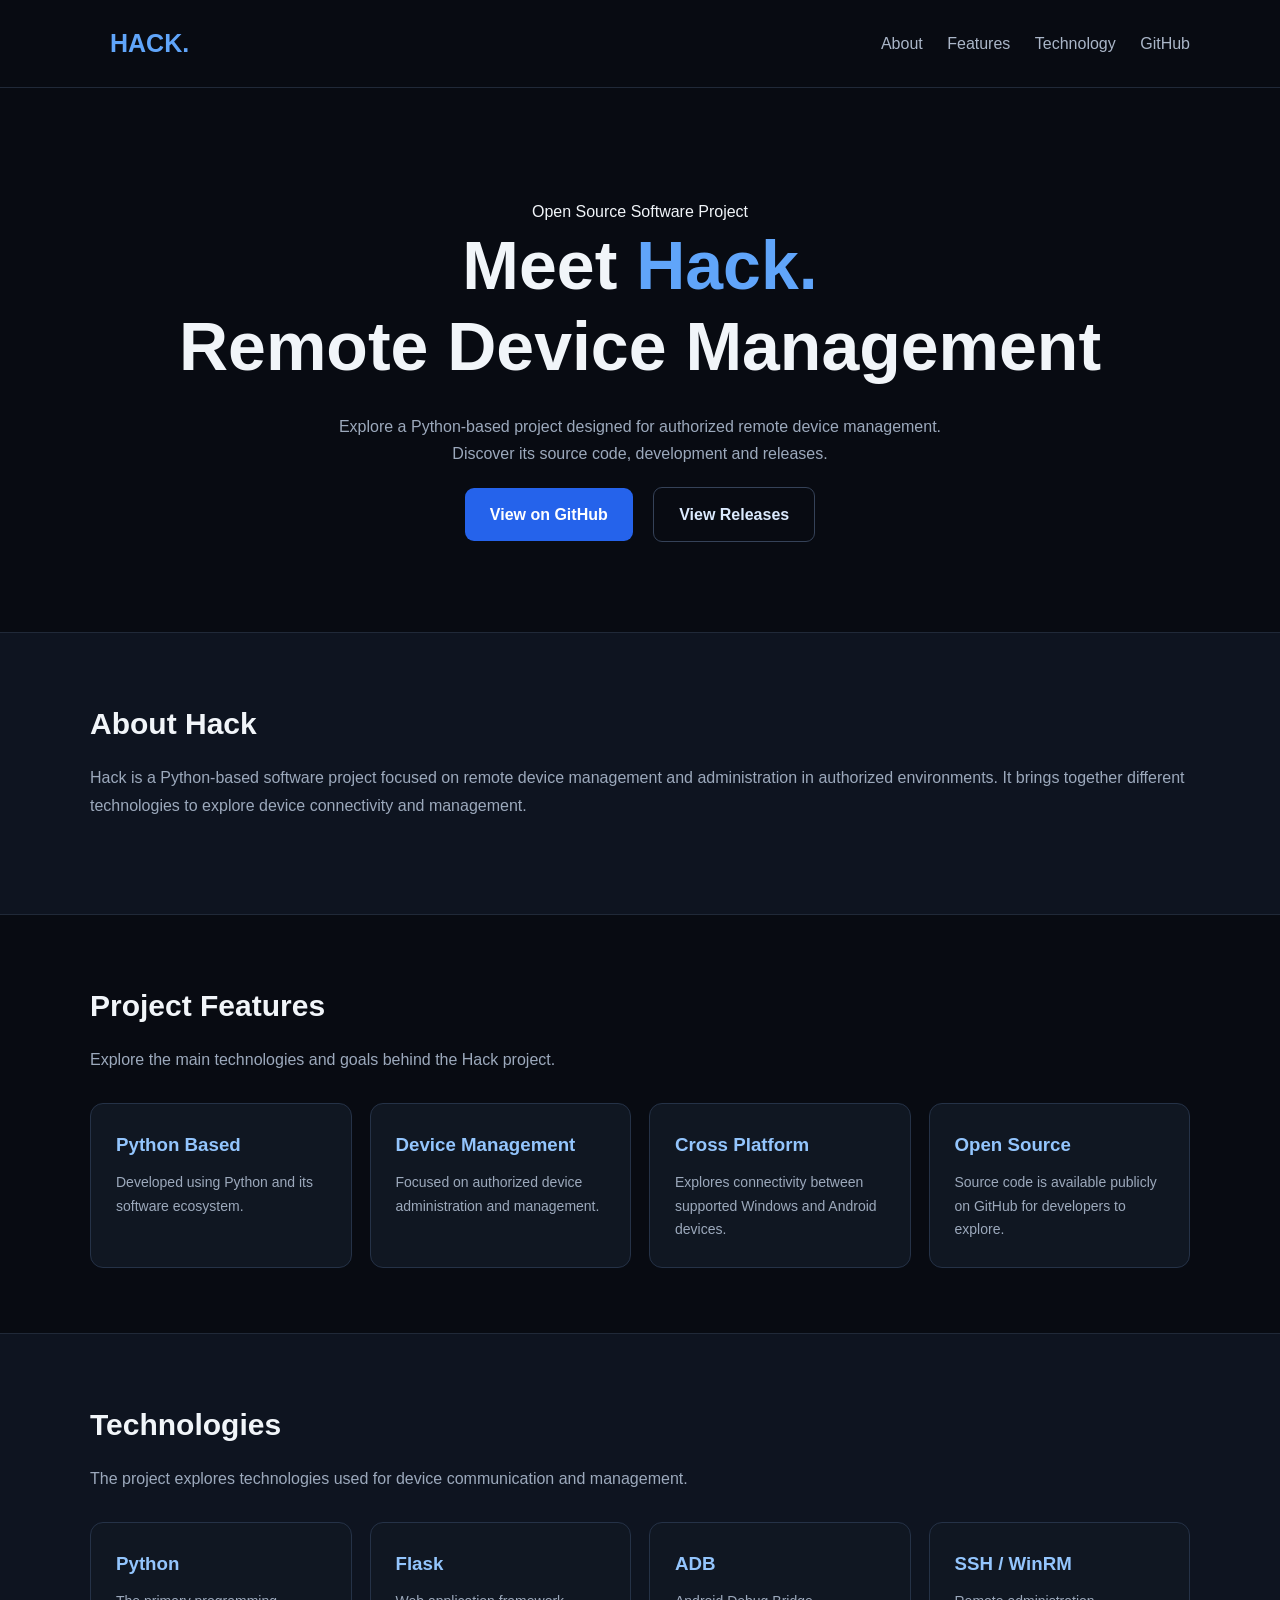
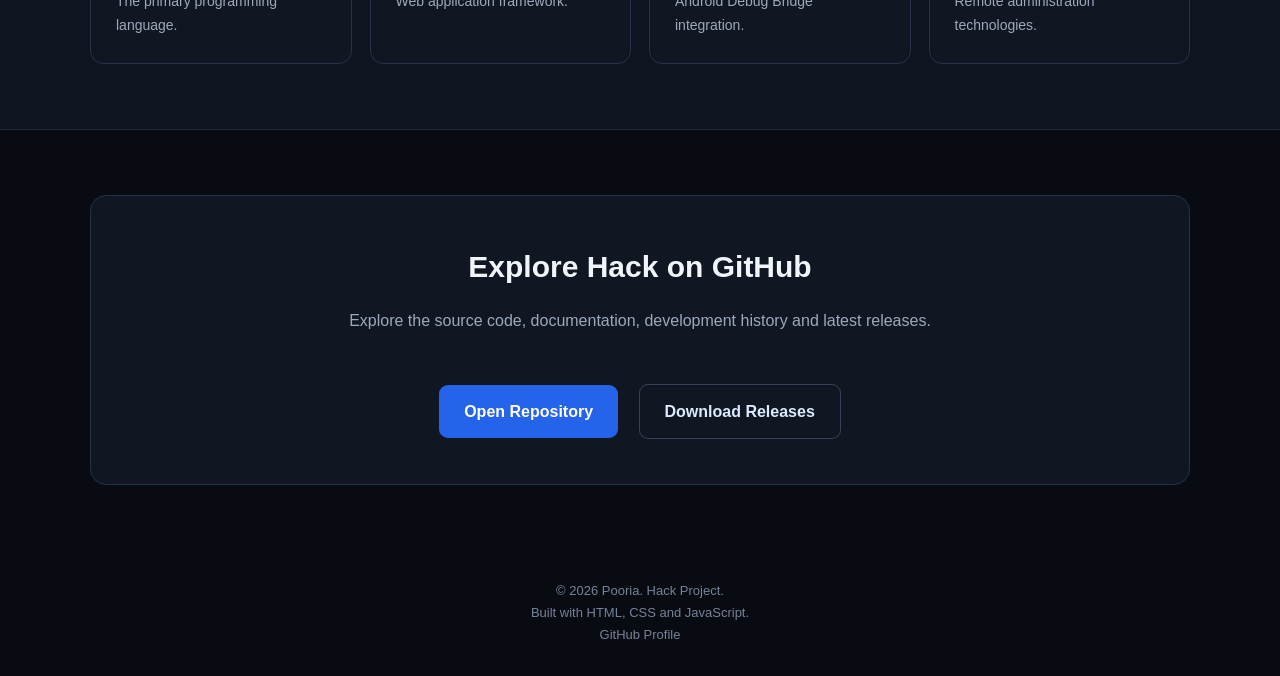
<file: index.html>
<!DOCTYPE html>
<html lang="en">
<head>
    <meta charset="UTF-8">
    <meta name="viewport" content="width=device-width, initial-scale=1.0">

    <!-- SEO -->
    <title>Hack | Python Remote Device Management Tool</title>

    <meta name="description"
        content="Discover Hack, a Python-based remote device management project. Explore its source code, features, documentation and latest releases on GitHub.">
    
<meta name="google-site-verification" content="q6cT4NAkmGvm8IVqEcA7IfsKmE2X2Q2YmwbOHLBAQDo" />
    
    <meta name="keywords"
        content="Hack, Python, Remote Device Management, Windows, Android, Flask, ADB, SSH, WinRM">

    <meta name="author" content="Pooria">

    <meta name="robots" content="index, follow">

    <link rel="canonical"
        href="https://pooria683.github.io/Hack/">

    <!-- Open Graph -->
    <meta property="og:type" content="website">
    <meta property="og:title"
        content="Hack - Python Remote Device Management">
    <meta property="og:description"
        content="Explore Hack, an open-source remote device management project built with Python.">
    <meta property="og:url"
        content="https://pooria683.github.io/Hack/">
    <meta property="og:site_name" content="Hack">

    <!-- Twitter -->
    <meta name="twitter:card" content="summary">
    <meta name="twitter:title"
        content="Hack - Remote Device Management">
    <meta name="twitter:description"
        content="Explore the Hack Python project, its features and source code.">

    <!-- Browser -->
    <meta name="theme-color" content="#080b12">
    <meta name="color-scheme" content="dark">

    <!-- Stylesheet -->
    <link rel="stylesheet" href="style.css">

    <!-- Favicon -->
    <link rel="icon" href="assets/logo.png" type="image/png">

    <!-- Structured Data -->
    <script type="application/ld+json">
    {
      "@context": "https://schema.org",
      "@type": "SoftwareSourceCode",
      "name": "Hack",
      "description": "A Python-based remote device management project.",
      "codeRepository": "https://github.com/pooria683/Hack",
      "programmingLanguage": "Python",
      "author": {
        "@type": "Person",
        "name": "Pooria"
      },
      "url": "https://pooria683.github.io/Hack/"
    }
    </script>
</head>

<body>

    <!-- Header -->
    <header>
        <div class="container">
            <nav>
                <a href="#" class="logo" aria-label="Hack Home">
                    HACK<span>.</span>
                </a>

                <div class="nav-links">
                    <a href="#about">About</a>
                    <a href="#features">Features</a>
                    <a href="#technology">Technology</a>
                    <a href="#github">GitHub</a>
                </div>
            </nav>
        </div>
    </header>

    <main>

        <!-- Hero -->
        <section class="hero">
            <div class="container">

                <span class="tag">
                    Open Source Software Project
                </span>

                <h1>
                    Meet <span>Hack.</span><br>
                    Remote Device Management
                </h1>

                <p>
                    Explore a Python-based project designed for
                    authorized remote device management.
                    Discover its source code, development and releases.
                </p>

                <div class="buttons">
                    <a
                        class="btn primary"
                        href="https://github.com/pooria683/Hack"
                        target="_blank"
                        rel="noopener noreferrer">
                        View on GitHub
                    </a>

                    <a
                        class="btn secondary"
                        href="https://github.com/pooria683/Hack/releases"
                        target="_blank"
                        rel="noopener noreferrer">
                        View Releases
                    </a>
                </div>

            </div>
        </section>

        <!-- About -->
        <section class="about" id="about">
            <div class="container">

                <h2 class="section-title">
                    About Hack
                </h2>

                <p class="section-description">
                    Hack is a Python-based software project
                    focused on remote device management and
                    administration in authorized environments.
                    It brings together different technologies
                    to explore device connectivity and management.
                </p>

            </div>
        </section>

        <!-- Features -->
        <section id="features">
            <div class="container">

                <h2 class="section-title">
                    Project Features
                </h2>

                <p class="section-description">
                    Explore the main technologies and goals
                    behind the Hack project.
                </p>

                <div class="grid">

                    <article class="card">
                        <h3>Python Based</h3>
                        <p>
                            Developed using Python and its
                            software ecosystem.
                        </p>
                    </article>

                    <article class="card">
                        <h3>Device Management</h3>
                        <p>
                            Focused on authorized device
                            administration and management.
                        </p>
                    </article>

                    <article class="card">
                        <h3>Cross Platform</h3>
                        <p>
                            Explores connectivity between
                            supported Windows and Android devices.
                        </p>
                    </article>

                    <article class="card">
                        <h3>Open Source</h3>
                        <p>
                            Source code is available publicly
                            on GitHub for developers to explore.
                        </p>
                    </article>

                </div>
            </div>
        </section>

        <!-- Technology -->
        <section class="about" id="technology">
            <div class="container">

                <h2 class="section-title">
                    Technologies
                </h2>

                <p class="section-description">
                    The project explores technologies used
                    for device communication and management.
                </p>

                <div class="grid">

                    <article class="card">
                        <h3>Python</h3>
                        <p>
                            The primary programming language.
                        </p>
                    </article>

                    <article class="card">
                        <h3>Flask</h3>
                        <p>
                            Web application framework.
                        </p>
                    </article>

                    <article class="card">
                        <h3>ADB</h3>
                        <p>
                            Android Debug Bridge integration.
                        </p>
                    </article>

                    <article class="card">
                        <h3>SSH / WinRM</h3>
                        <p>
                            Remote administration technologies.
                        </p>
                    </article>

                </div>
            </div>
        </section>

        <!-- GitHub -->
        <section id="github">
            <div class="container">

                <div class="github-box">

                    <h2 class="section-title">
                        Explore Hack on GitHub
                    </h2>

                    <p class="section-description">
                        Explore the source code, documentation,
                        development history and latest releases.
                    </p>

                    <a
                        class="btn primary"
                        href="https://github.com/pooria683/Hack"
                        target="_blank"
                        rel="noopener noreferrer">
                        Open Repository
                    </a>

                    <a
                        class="btn secondary"
                        href="https://github.com/pooria683/Hack/releases"
                        target="_blank"
                        rel="noopener noreferrer">
                        Download Releases
                    </a>

                </div>

            </div>
        </section>

    </main>

    <!-- Footer -->
    <footer>
        <div class="container">

            <p>
                © <span id="year">2026</span>
                Pooria. Hack Project.
            </p>

            <p>
                Built with HTML, CSS and JavaScript.
            </p>

            <a
                href="https://github.com/pooria683"
                target="_blank"
                rel="noopener noreferrer">
                GitHub Profile
            </a>

        </div>
    </footer>

    <!-- JavaScript -->
    <script src="script.js" defer></script>

</body>
</html>
</file>
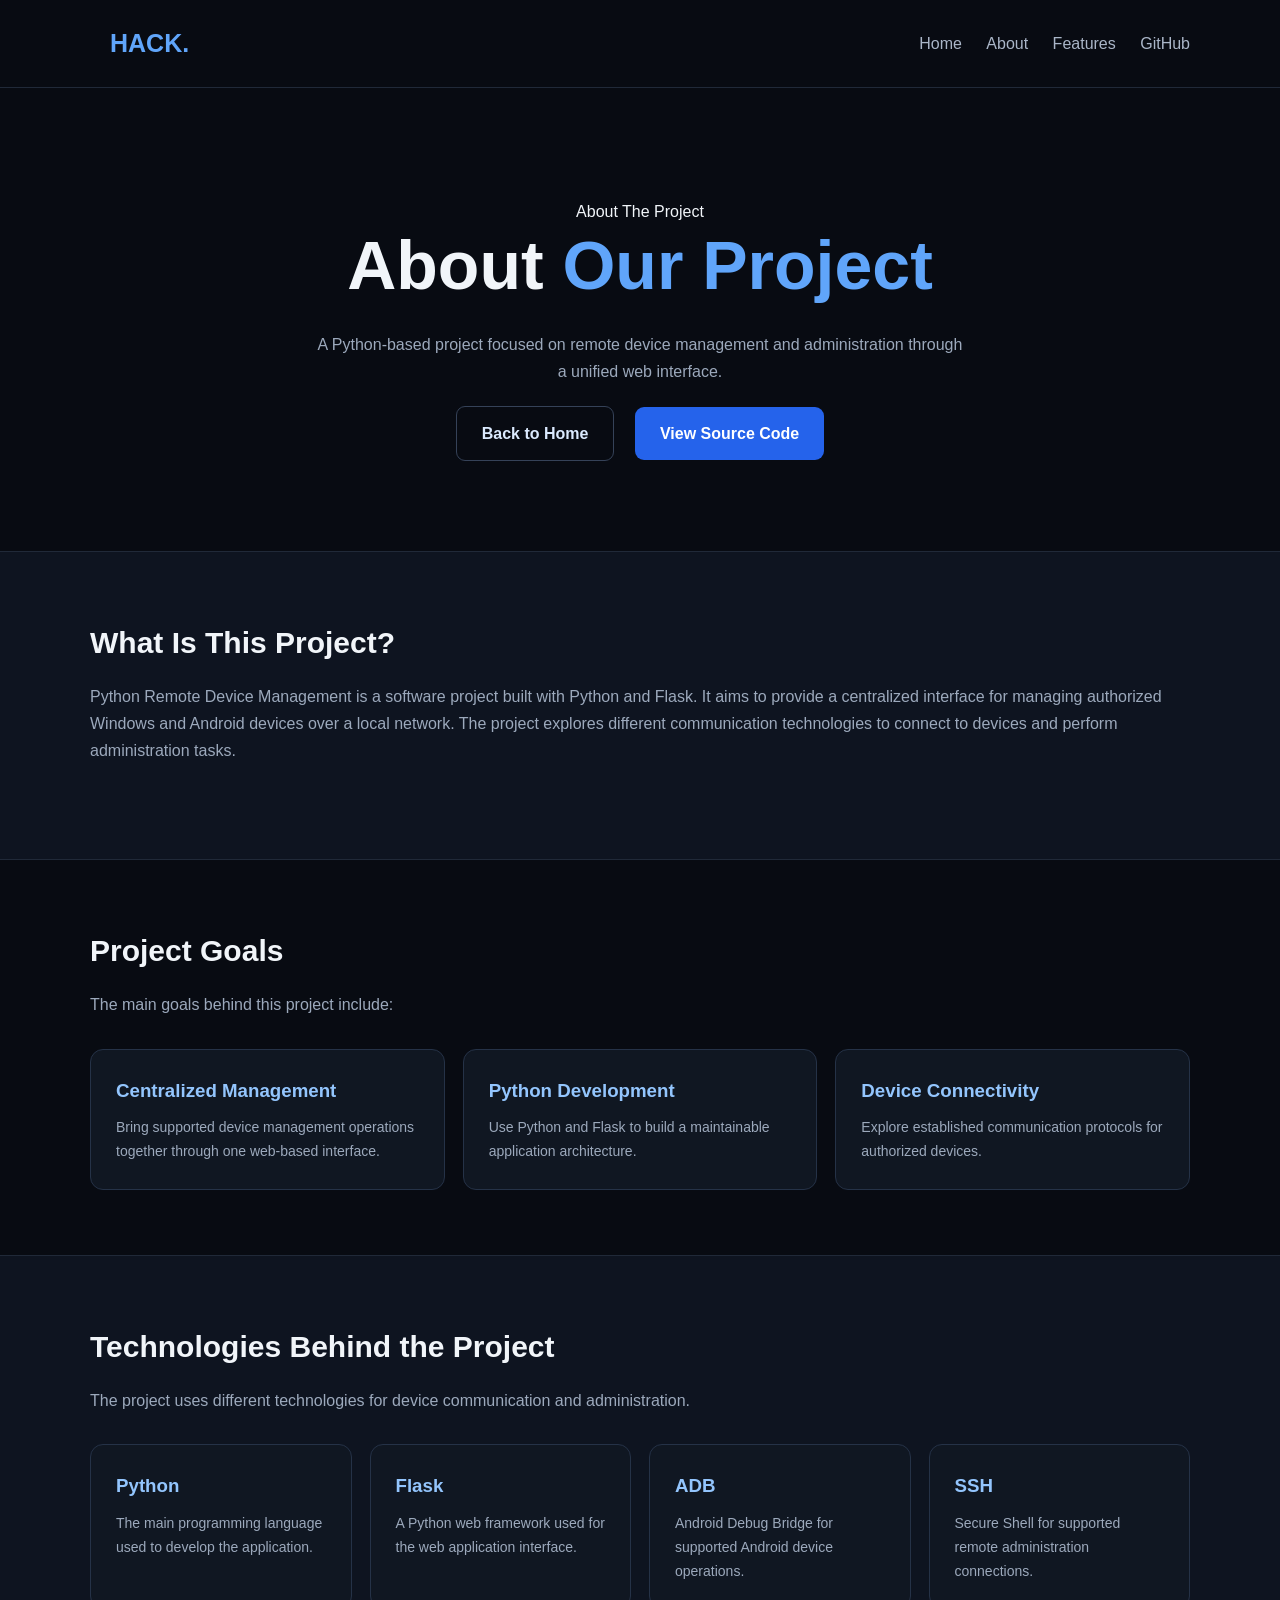
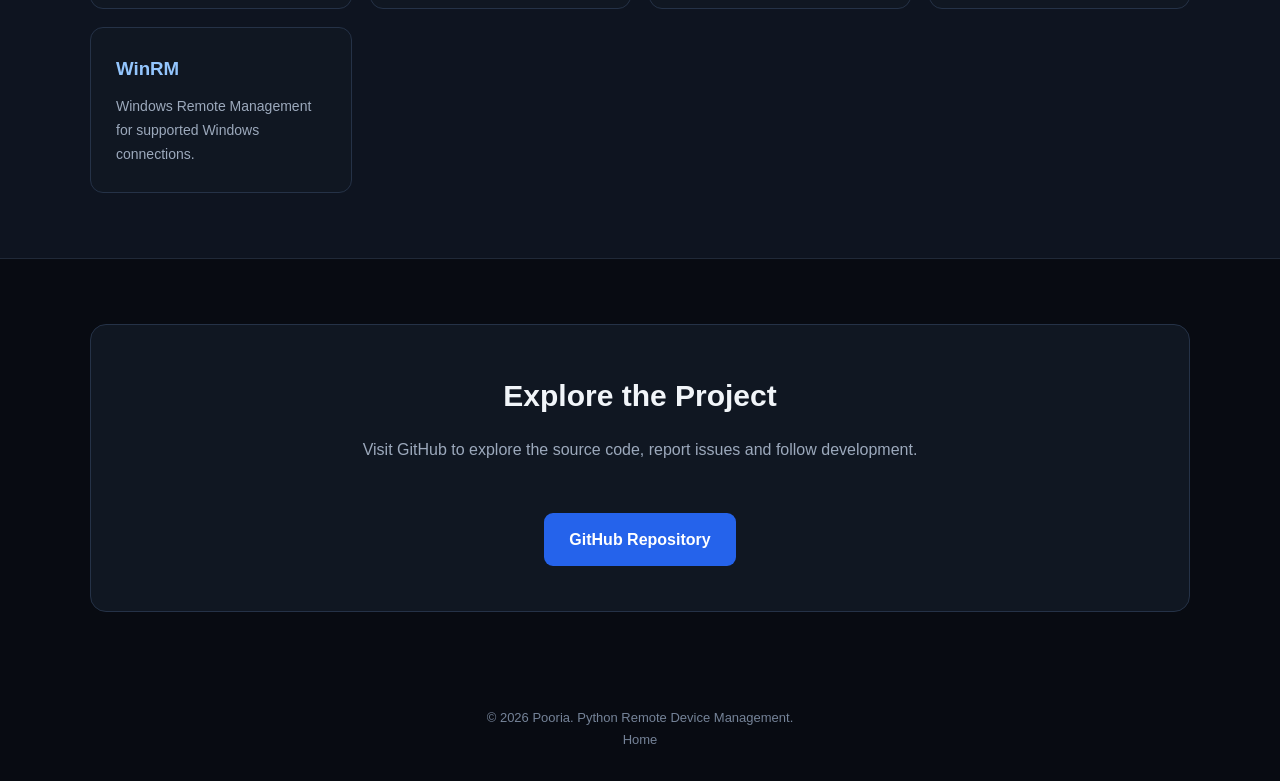
<file: about.html>
<!DOCTYPE html>
<html lang="en">
<head>
    <meta charset="UTF-8">
    <meta name="viewport" content="width=device-width, initial-scale=1.0">

    <title>About the Project | Python Remote Device Management</title>

    <meta name="description"
        content="Learn about Python Remote Device Management, a Flask-based project for managing authorized Windows and Android devices using ADB, SSH and WinRM.">

    <meta name="author" content="Pooria">
    <meta name="robots" content="index, follow">

    <link rel="canonical"
        href="https://pooria683.github.io/Python-Remote-Device-Management/about.html">

    <meta property="og:type" content="article">
    <meta property="og:title"
        content="About Python Remote Device Management">
    <meta property="og:description"
        content="Discover the purpose, architecture and technologies behind this Python project.">
    <meta property="og:url"
        content="https://pooria683.github.io/Python-Remote-Device-Management/about.html">

    <meta name="theme-color" content="#080b12">

    <link rel="stylesheet" href="style.css">
</head>

<body>

<header>
    <div class="container">
        <nav>
            <a href="index.html" class="logo">HACK<span>.</span></a>

            <div class="nav-links">
                <a href="index.html">Home</a>
                <a href="about.html">About</a>
                <a href="index.html#features">Features</a>
                <a href="index.html#github">GitHub</a>
            </div>
        </nav>
    </div>
</header>

<main>

    <section class="hero">
        <div class="container">

            <span class="tag">About The Project</span>

            <h1>
                About <span>Our Project</span>
            </h1>

            <p>
                A Python-based project focused on remote
                device management and administration
                through a unified web interface.
            </p>

            <div class="buttons">
                <a href="index.html" class="btn secondary">
                    Back to Home
                </a>

                <a
                    href="https://github.com/pooria683/Python-Remote-Device-Management"
                    class="btn primary"
                    target="_blank"
                    rel="noopener noreferrer">
                    View Source Code
                </a>
            </div>

        </div>
    </section>

    <section class="about">
        <div class="container">

            <h2 class="section-title">
                What Is This Project?
            </h2>

            <p class="section-description">
                Python Remote Device Management is a software
                project built with Python and Flask. It aims
                to provide a centralized interface for
                managing authorized Windows and Android
                devices over a local network.

                The project explores different communication
                technologies to connect to devices and
                perform administration tasks.
            </p>

        </div>
    </section>

    <section>
        <div class="container">

            <h2 class="section-title">
                Project Goals
            </h2>

            <p class="section-description">
                The main goals behind this project include:
            </p>

            <div class="grid">

                <article class="card">
                    <h3>Centralized Management</h3>
                    <p>
                        Bring supported device management
                        operations together through one
                        web-based interface.
                    </p>
                </article>

                <article class="card">
                    <h3>Python Development</h3>
                    <p>
                        Use Python and Flask to build a
                        maintainable application architecture.
                    </p>
                </article>

                <article class="card">
                    <h3>Device Connectivity</h3>
                    <p>
                        Explore established communication
                        protocols for authorized devices.
                    </p>
                </article>

            </div>

        </div>
    </section>

    <section class="about">
        <div class="container">

            <h2 class="section-title">
                Technologies Behind the Project
            </h2>

            <p class="section-description">
                The project uses different technologies
                for device communication and administration.
            </p>

            <div class="grid">

                <article class="card">
                    <h3>Python</h3>
                    <p>
                        The main programming language
                        used to develop the application.
                    </p>
                </article>

                <article class="card">
                    <h3>Flask</h3>
                    <p>
                        A Python web framework used
                        for the web application interface.
                    </p>
                </article>

                <article class="card">
                    <h3>ADB</h3>
                    <p>
                        Android Debug Bridge for
                        supported Android device operations.
                    </p>
                </article>

                <article class="card">
                    <h3>SSH</h3>
                    <p>
                        Secure Shell for supported
                        remote administration connections.
                    </p>
                </article>

                <article class="card">
                    <h3>WinRM</h3>
                    <p>
                        Windows Remote Management
                        for supported Windows connections.
                    </p>
                </article>

            </div>

        </div>
    </section>

    <section id="project">
        <div class="container">

            <div class="github-box">

                <h2 class="section-title">
                    Explore the Project
                </h2>

                <p class="section-description">
                    Visit GitHub to explore the source code,
                    report issues and follow development.
                </p>

                <a
                    class="btn primary"
                    href="https://github.com/pooria683/Python-Remote-Device-Management"
                    target="_blank"
                    rel="noopener noreferrer">
                    GitHub Repository
                </a>

            </div>

        </div>
    </section>

</main>

<footer>
    <div class="container">
        <p>
            © <span id="year">2026</span> Pooria.
            Python Remote Device Management.
        </p>

        <a href="index.html">Home</a>
    </div>
</footer>

<script src="script.js" defer></script>

</body>
</html>
</file>
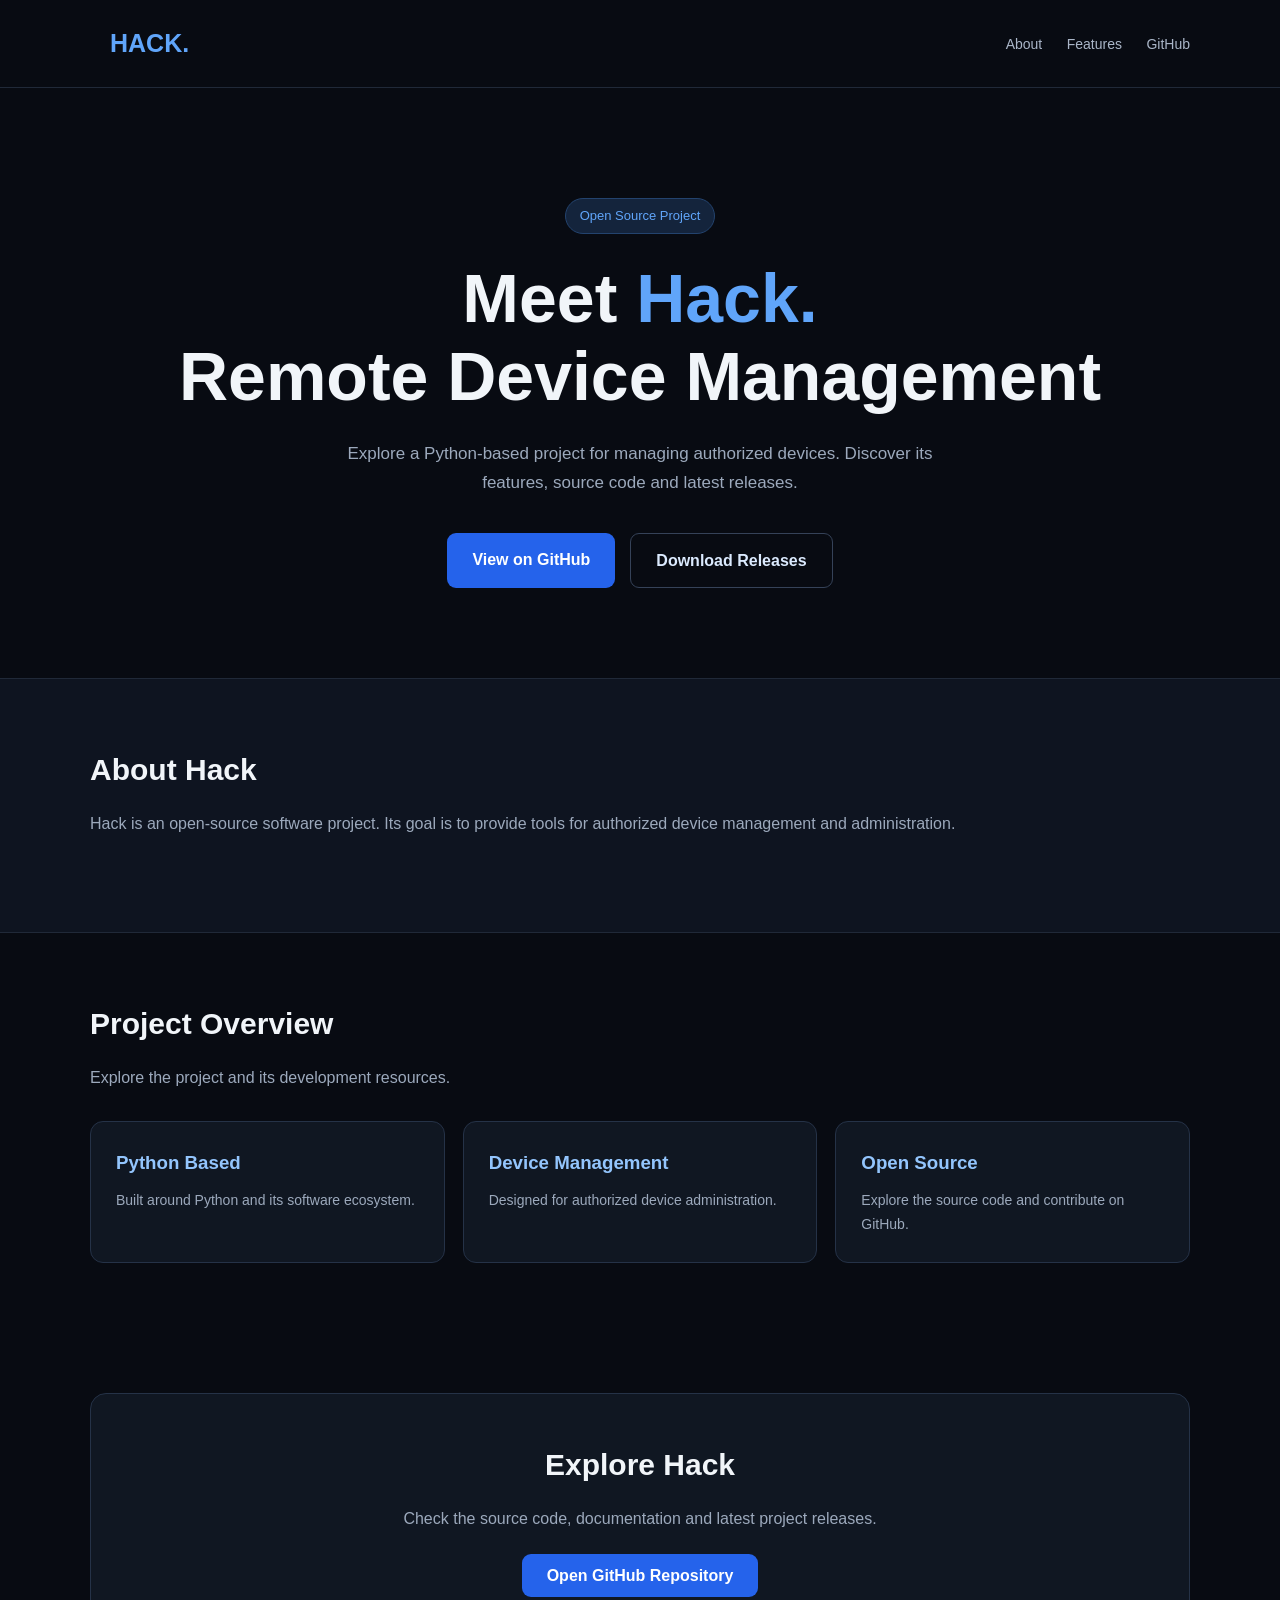
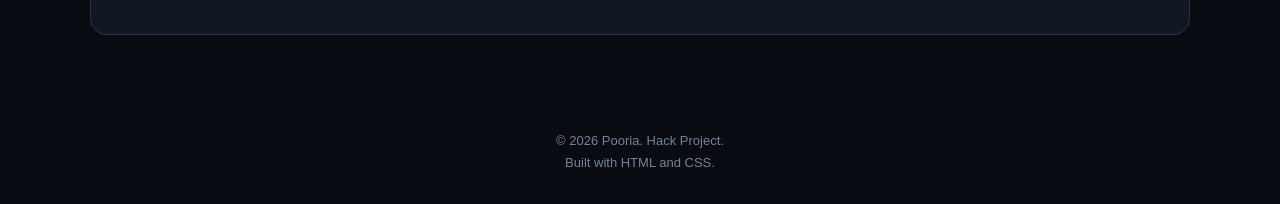
<file: index (1).html>
<!DOCTYPE html>
<html lang="en">
<head>
  <meta charset="UTF-8">
  <meta name="viewport" content="width=device-width, initial-scale=1.0">

  <title>Hack - Python Remote Device Management Tool</title>

  <meta name="description"
    content="Hack is a Python-based remote device management project. Explore its features, documentation, source code and latest releases on GitHub.">

  <meta name="keywords"
    content="Python, Remote Device Management, Android, Windows, Flask, GitHub, Hack">

  <meta name="author" content="Pooria">

  <meta name="robots" content="index, follow">

  <link rel="canonical"
    href="https://pooria683.github.io/Hack/">

  <meta property="og:type" content="website">
  <meta property="og:title"
    content="Hack - Remote Device Management">
  <meta property="og:description"
    content="Explore Hack, its features, source code and releases.">
  <meta property="og:url"
    content="https://pooria683.github.io/Hack/">

  <meta name="theme-color" content="#080b12">

  <style>
    * {
      margin: 0;
      padding: 0;
      box-sizing: border-box;
    }

    html {
      scroll-behavior: smooth;
    }

    body {
      font-family: Arial, sans-serif;
      background: #080b12;
      color: #f1f5f9;
      line-height: 1.7;
    }

    a {
      color: inherit;
      text-decoration: none;
    }

    .container {
      width: min(1100px, 90%);
      margin: auto;
    }

    header {
      padding: 22px 0;
      border-bottom: 1px solid #202938;
    }

    nav {
      display: flex;
      justify-content: space-between;
      align-items: center;
      gap: 20px;
    }

    .logo {
      font-size: 25px;
      font-weight: bold;
      color: #60a5fa;
    }

    nav a {
      color: #aab6c8;
      margin-left: 20px;
      font-size: 14px;
    }

    .hero {
      text-align: center;
      padding: 110px 0 90px;
    }

    .tag {
      display: inline-block;
      color: #60a5fa;
      background: #14243c;
      border: 1px solid #23436e;
      padding: 6px 14px;
      border-radius: 30px;
      font-size: 13px;
      margin-bottom: 25px;
    }

    h1 {
      font-size: clamp(38px, 7vw, 68px);
      line-height: 1.15;
      margin-bottom: 25px;
    }

    h1 span {
      color: #60a5fa;
    }

    .hero p {
      color: #9ca9bc;
      max-width: 650px;
      margin: auto;
      font-size: 17px;
    }

    .buttons {
      margin-top: 35px;
      display: flex;
      justify-content: center;
      gap: 15px;
      flex-wrap: wrap;
    }

    .btn {
      padding: 13px 25px;
      border-radius: 9px;
      font-weight: bold;
      transition: .2s;
    }

    .primary {
      background: #2563eb;
      color: white;
    }

    .secondary {
      border: 1px solid #354258;
      color: #dbeafe;
    }

    .btn:hover {
      transform: translateY(-3px);
      opacity: .85;
    }

    section {
      padding: 65px 0;
    }

    .section-title {
      font-size: 30px;
      margin-bottom: 15px;
    }

    .section-description {
      color: #9ca9bc;
      margin-bottom: 30px;
    }

    .grid {
      display: grid;
      grid-template-columns:
        repeat(auto-fit, minmax(230px, 1fr));
      gap: 18px;
    }

    .card {
      background: #101722;
      border: 1px solid #253247;
      border-radius: 13px;
      padding: 25px;
    }

    .card h3 {
      margin-bottom: 10px;
      color: #93c5fd;
    }

    .card p {
      color: #9ca9bc;
      font-size: 14px;
    }

    .about {
      background: #0e1420;
      border-top: 1px solid #202938;
      border-bottom: 1px solid #202938;
    }

    .github-box {
      text-align: center;
      background: #101722;
      border: 1px solid #253247;
      border-radius: 16px;
      padding: 45px 20px;
    }

    footer {
      text-align: center;
      padding: 30px 0;
      color: #758398;
      font-size: 13px;
    }

    @media(max-width: 600px) {
      nav {
        flex-direction: column;
      }

      nav a {
        margin: 0 8px;
      }

      .hero {
        padding: 75px 0;
      }
    }
  </style>
</head>

<body>

<header>
  <div class="container">
    <nav>
      <a class="logo" href="#">HACK.</a>

      <div>
        <a href="#about">About</a>
        <a href="#features">Features</a>
        <a href="#github">GitHub</a>
      </div>
    </nav>
  </div>
</header>

<main>

  <section class="hero">
    <div class="container">

      <span class="tag">Open Source Project</span>

      <h1>
        Meet <span>Hack.</span><br>
        Remote Device Management
      </h1>

      <p>
        Explore a Python-based project for managing
        authorized devices. Discover its features,
        source code and latest releases.
      </p>

      <div class="buttons">
        <a class="btn primary"
           href="https://github.com/pooria683/Hack">
          View on GitHub
        </a>

        <a class="btn secondary"
           href="https://github.com/pooria683/Hack/releases">
          Download Releases
        </a>
      </div>

    </div>
  </section>

  <section class="about" id="about">
    <div class="container">

      <h2 class="section-title">About Hack</h2>

      <p class="section-description">
        Hack is an open-source software project.
        Its goal is to provide tools for authorized
        device management and administration.
      </p>

    </div>
  </section>

  <section id="features">
    <div class="container">

      <h2 class="section-title">Project Overview</h2>

      <p class="section-description">
        Explore the project and its development resources.
      </p>

      <div class="grid">

        <article class="card">
          <h3>Python Based</h3>
          <p>
            Built around Python and its software ecosystem.
          </p>
        </article>

        <article class="card">
          <h3>Device Management</h3>
          <p>
            Designed for authorized device administration.
          </p>
        </article>

        <article class="card">
          <h3>Open Source</h3>
          <p>
            Explore the source code and contribute on GitHub.
          </p>
        </article>

      </div>
    </div>
  </section>

  <section id="github">
    <div class="container">

      <div class="github-box">
        <h2 class="section-title">Explore Hack</h2>

        <p class="section-description">
          Check the source code, documentation
          and latest project releases.
        </p>

        <a class="btn primary"
           href="https://github.com/pooria683/Hack">
          Open GitHub Repository
        </a>
      </div>

    </div>
  </section>

</main>

<footer>
  <div class="container">
    © 2026 Pooria. Hack Project.
    <br>
    Built with HTML and CSS.
  </div>
</footer>

</body>
</html>
</file>
<file: style.css>
* {
  margin: 0;
  padding: 0;
  box-sizing: border-box;
}

html {
  scroll-behavior: smooth;
}

body {
  font-family: Arial, sans-serif;
  background: #080b12;
  color: #f1f5f9;
  line-height: 1.7;
}

a {
  text-decoration: none;
  color: inherit;
}

.container {
  width: min(1100px, 90%);
  margin: auto;
}

header {
  padding: 22px 0;
  border-bottom: 1px solid #202938;
}

nav {
  display: flex;
  justify-content: space-between;
  align-items: center;
}

.logo {
  font-size: 25px;
  font-weight: bold;
  color: #60a5fa;
}

nav a {
  color: #aab6c8;
  margin-left: 20px;
}

.hero {
  text-align: center;
  padding: 110px 0 90px;
}

.hero h1 {
  font-size: clamp(38px, 7vw, 68px);
  line-height: 1.2;
  margin-bottom: 25px;
}

.hero h1 span {
  color: #60a5fa;
}

.hero p {
  color: #9ca9bc;
  max-width: 650px;
  margin: auto;
}

.btn {
  display: inline-block;
  padding: 13px 25px;
  border-radius: 9px;
  font-weight: bold;
  margin: 20px 8px 0;
  transition: .2s;
}

.primary {
  background: #2563eb;
  color: white;
}

.secondary {
  border: 1px solid #354258;
  color: #dbeafe;
}

.btn:hover {
  transform: translateY(-3px);
}

section {
  padding: 65px 0;
}

.section-title {
  font-size: 30px;
  margin-bottom: 15px;
}

.section-description {
  color: #9ca9bc;
  margin-bottom: 30px;
}

.grid {
  display: grid;
  grid-template-columns:
    repeat(auto-fit, minmax(230px, 1fr));
  gap: 18px;
}

.card {
  background: #101722;
  border: 1px solid #253247;
  border-radius: 13px;
  padding: 25px;
}

.card h3 {
  color: #93c5fd;
  margin-bottom: 10px;
}

.card p {
  color: #9ca9bc;
  font-size: 14px;
}

.about {
  background: #0e1420;
  border-block: 1px solid #202938;
}

.github-box {
  text-align: center;
  background: #101722;
  border: 1px solid #253247;
  border-radius: 16px;
  padding: 45px 20px;
}

footer {
  text-align: center;
  padding: 30px 0;
  color: #758398;
  font-size: 13px;
}

@media (max-width: 600px) {
  nav {
    flex-direction: column;
    gap: 15px;
  }

  nav a {
    margin: 0 8px;
  }

  .hero {
    padding: 75px 0;
  }
}
</file>
